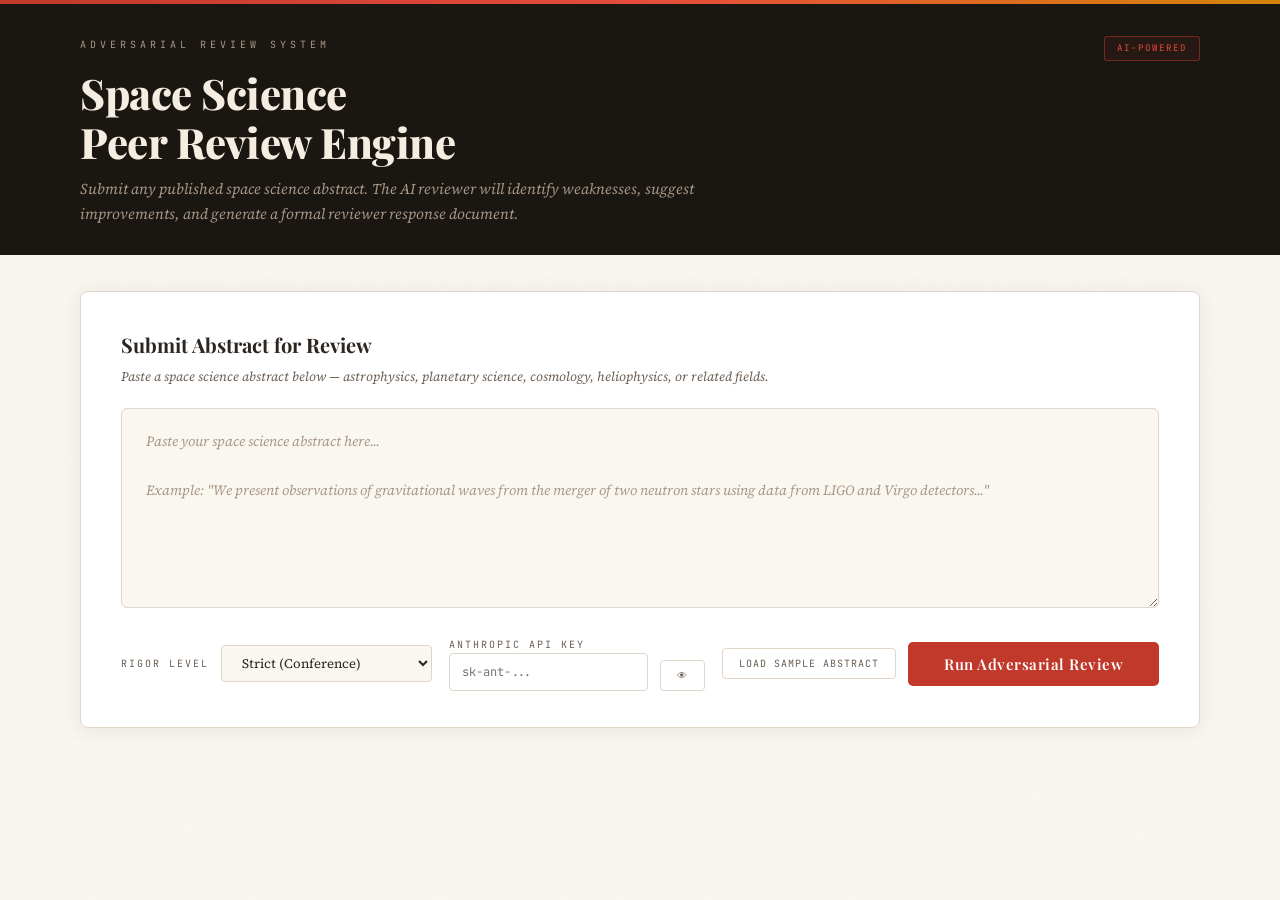
<file: adversarial-paper/index.html>
<!DOCTYPE html>
<html lang="en">
<head>
<meta charset="UTF-8">
<meta name="viewport" content="width=device-width, initial-scale=1.0">
<title>Adversarial Peer Review — Space Science</title>
<style>
  @import url('https://fonts.googleapis.com/css2?family=Playfair+Display:ital,wght@0,400;0,600;0,700;0,800;1,400;1,600&family=Source+Serif+4:ital,wght@0,300;0,400;0,500;0,600;1,300;1,400&family=JetBrains+Mono:wght@300;400;500&display=swap');

  :root {
    --bg: #faf6f0;
    --bg-warm: #f5ede2;
    --bg-card: #ffffff;
    --bg-dark: #1a1612;
    --ink: #2c2520;
    --ink-light: #6b5e52;
    --ink-faint: #a89888;
    --accent: #c0392b;
    --accent-warm: #e74c3c;
    --accent-blue: #2c6fbb;
    --accent-green: #27864e;
    --accent-amber: #d4850a;
    --border: #e0d5c8;
    --border-dark: #c4b5a4;
    --shadow: rgba(44,37,32,0.08);
    --shadow-lg: rgba(44,37,32,0.14);
    --severity-high: #c0392b;
    --severity-med: #d4850a;
    --severity-low: #2c6fbb;
  }

  * { margin: 0; padding: 0; box-sizing: border-box; }

  body {
    background: var(--bg);
    color: var(--ink);
    font-family: 'Source Serif 4', Georgia, serif;
    line-height: 1.7;
    min-height: 100vh;
  }

  /* Subtle paper texture */
  body::before {
    content: '';
    position: fixed; inset: 0;
    background-image: url("data:image/svg+xml,%3Csvg viewBox='0 0 256 256' xmlns='http://www.w3.org/2000/svg'%3E%3Cfilter id='n'%3E%3CfeTurbulence type='fractalNoise' baseFrequency='0.9' numOctaves='4' stitchTiles='stitch'/%3E%3C/filter%3E%3Crect width='100%25' height='100%25' filter='url(%23n)' opacity='0.03'/%3E%3C/svg%3E");
    pointer-events: none;
    z-index: 0;
  }

  /* ─── HEADER ─── */
  .masthead {
    position: relative; z-index: 10;
    background: var(--bg-dark);
    color: #f5ede2;
    padding: 0;
  }

  .masthead-inner {
    max-width: 1200px;
    margin: 0 auto;
    padding: 32px 40px 28px;
  }

  .masthead-rule {
    height: 4px;
    background: linear-gradient(90deg, var(--accent), var(--accent-warm), var(--accent-amber));
  }

  .masthead-top {
    display: flex;
    justify-content: space-between;
    align-items: flex-start;
    margin-bottom: 6px;
  }

  .journal-name {
    font-family: 'JetBrains Mono', monospace;
    font-size: 10px;
    letter-spacing: 4px;
    text-transform: uppercase;
    color: #a89888;
  }

  .masthead-badge {
    font-family: 'JetBrains Mono', monospace;
    font-size: 9px;
    letter-spacing: 2px;
    text-transform: uppercase;
    padding: 4px 12px;
    border: 1px solid rgba(192,57,43,0.5);
    border-radius: 3px;
    color: var(--accent-warm);
    background: rgba(192,57,43,0.08);
  }

  .masthead h1 {
    font-family: 'Playfair Display', serif;
    font-weight: 800;
    font-size: clamp(28px, 4vw, 42px);
    line-height: 1.15;
    margin: 8px 0 10px;
    letter-spacing: -0.5px;
  }

  .masthead-sub {
    font-family: 'Source Serif 4', serif;
    font-size: 15px;
    color: #a89888;
    font-style: italic;
    max-width: 640px;
  }

  /* ─── MAIN LAYOUT ─── */
  .main {
    position: relative; z-index: 10;
    max-width: 1200px;
    margin: 0 auto;
    padding: 36px 40px 60px;
  }

  /* ─── INPUT SECTION ─── */
  .input-section {
    background: var(--bg-card);
    border: 1px solid var(--border);
    border-radius: 8px;
    padding: 36px 40px;
    box-shadow: 0 2px 20px var(--shadow);
    margin-bottom: 36px;
  }

  .input-section h2 {
    font-family: 'Playfair Display', serif;
    font-weight: 700;
    font-size: 20px;
    margin-bottom: 4px;
    color: var(--ink);
  }

  .input-hint {
    font-size: 13px;
    color: var(--ink-light);
    margin-bottom: 20px;
    font-style: italic;
  }

  .abstract-textarea {
    width: 100%;
    min-height: 200px;
    padding: 20px 24px;
    border: 1px solid var(--border);
    border-radius: 6px;
    font-family: 'Source Serif 4', serif;
    font-size: 14px;
    line-height: 1.75;
    color: var(--ink);
    background: var(--bg);
    resize: vertical;
    transition: border-color 0.3s, box-shadow 0.3s;
  }

  .abstract-textarea:focus {
    outline: none;
    border-color: var(--accent-blue);
    box-shadow: 0 0 0 3px rgba(44,111,187,0.1);
  }

  .abstract-textarea::placeholder {
    color: var(--ink-faint);
    font-style: italic;
  }

  .controls {
    display: flex;
    align-items: center;
    justify-content: space-between;
    margin-top: 20px;
    gap: 16px;
    flex-wrap: wrap;
  }

  .control-group {
    display: flex;
    align-items: center;
    gap: 12px;
  }

  .control-label {
    font-family: 'JetBrains Mono', monospace;
    font-size: 10px;
    letter-spacing: 2px;
    text-transform: uppercase;
    color: var(--ink-light);
  }

  .rigor-select {
    padding: 8px 16px;
    border: 1px solid var(--border);
    border-radius: 4px;
    font-family: 'Source Serif 4', serif;
    font-size: 13px;
    color: var(--ink);
    background: var(--bg);
    cursor: pointer;
  }

  .rigor-select:focus { outline: none; border-color: var(--accent-blue); }

  .btn-review {
    padding: 12px 36px;
    background: var(--accent);
    color: #fff;
    border: none;
    border-radius: 5px;
    font-family: 'Playfair Display', serif;
    font-size: 15px;
    font-weight: 600;
    cursor: pointer;
    transition: all 0.3s;
    letter-spacing: 0.5px;
    position: relative;
    overflow: hidden;
  }

  .btn-review:hover:not(:disabled) {
    background: #a93226;
    transform: translateY(-1px);
    box-shadow: 0 4px 16px rgba(192,57,43,0.25);
  }

  .btn-review:disabled {
    opacity: 0.5;
    cursor: not-allowed;
  }

  .btn-review .spinner {
    display: inline-block;
    width: 16px; height: 16px;
    border: 2px solid rgba(255,255,255,0.3);
    border-top-color: #fff;
    border-radius: 50%;
    animation: spin 0.8s linear infinite;
    vertical-align: middle;
    margin-right: 8px;
  }

  @keyframes spin { to { transform: rotate(360deg); } }

  .sample-btn {
    padding: 8px 16px;
    background: transparent;
    border: 1px solid var(--border);
    border-radius: 4px;
    font-family: 'JetBrains Mono', monospace;
    font-size: 10px;
    letter-spacing: 1px;
    text-transform: uppercase;
    color: var(--ink-light);
    cursor: pointer;
    transition: all 0.2s;
  }

  .sample-btn:hover {
    border-color: var(--accent-blue);
    color: var(--accent-blue);
    background: rgba(44,111,187,0.04);
  }

  /* ─── PROGRESS ─── */
  .progress-bar {
    display: none;
    margin-top: 20px;
  }

  .progress-bar.active { display: block; }

  .progress-track {
    height: 3px;
    background: var(--border);
    border-radius: 2px;
    overflow: hidden;
  }

  .progress-fill {
    height: 100%;
    background: linear-gradient(90deg, var(--accent), var(--accent-amber));
    border-radius: 2px;
    width: 0%;
    transition: width 0.5s ease;
  }

  .progress-steps {
    display: flex;
    justify-content: space-between;
    margin-top: 10px;
    gap: 8px;
  }

  .progress-step {
    font-family: 'JetBrains Mono', monospace;
    font-size: 9px;
    letter-spacing: 1px;
    text-transform: uppercase;
    color: var(--ink-faint);
    transition: color 0.3s;
  }

  .progress-step.active { color: var(--accent); font-weight: 500; }
  .progress-step.done { color: var(--accent-green); }

  /* ─── RESULTS ─── */
  .results {
    display: none;
    animation: fadeUp 0.6s ease;
  }

  .results.visible { display: block; }

  @keyframes fadeUp {
    from { opacity: 0; transform: translateY(16px); }
    to { opacity: 1; transform: translateY(0); }
  }

  /* Verdict Banner */
  .verdict-banner {
    background: var(--bg-dark);
    color: #f5ede2;
    border-radius: 8px;
    padding: 32px 40px;
    margin-bottom: 28px;
    display: flex;
    align-items: center;
    justify-content: space-between;
    gap: 32px;
    flex-wrap: wrap;
  }

  .verdict-left h3 {
    font-family: 'JetBrains Mono', monospace;
    font-size: 9px;
    letter-spacing: 3px;
    text-transform: uppercase;
    color: #a89888;
    margin-bottom: 6px;
  }

  .verdict-decision {
    font-family: 'Playfair Display', serif;
    font-size: 28px;
    font-weight: 700;
    line-height: 1.2;
  }

  .verdict-decision.reject { color: var(--accent-warm); }
  .verdict-decision.major { color: var(--accent-amber); }
  .verdict-decision.minor { color: #e2b93d; }
  .verdict-decision.accept { color: var(--accent-green); }

  .verdict-summary {
    font-size: 14px;
    color: #a89888;
    margin-top: 8px;
    max-width: 500px;
    line-height: 1.6;
  }

  .verdict-scores {
    display: flex;
    gap: 24px;
    flex-shrink: 0;
  }

  .score-circle {
    text-align: center;
  }

  .score-ring {
    width: 72px; height: 72px;
    position: relative;
  }

  .score-ring svg { width: 72px; height: 72px; transform: rotate(-90deg); }
  .score-ring-bg { fill: none; stroke: rgba(255,255,255,0.1); stroke-width: 4; }
  .score-ring-fg {
    fill: none; stroke-width: 4; stroke-linecap: round;
    stroke-dasharray: 188.5; stroke-dashoffset: 188.5;
    transition: stroke-dashoffset 1s ease 0.3s;
  }

  .score-num {
    position: absolute; top: 50%; left: 50%;
    transform: translate(-50%,-50%);
    font-family: 'Playfair Display', serif;
    font-size: 20px; font-weight: 700;
    color: #f5ede2;
  }

  .score-label {
    font-family: 'JetBrains Mono', monospace;
    font-size: 8px;
    letter-spacing: 1.5px;
    text-transform: uppercase;
    color: #a89888;
    margin-top: 6px;
  }

  /* Weakness Cards */
  .section-title {
    font-family: 'Playfair Display', serif;
    font-size: 22px;
    font-weight: 700;
    margin: 32px 0 16px;
    padding-bottom: 10px;
    border-bottom: 2px solid var(--ink);
    display: flex;
    align-items: center;
    gap: 12px;
  }

  .section-count {
    font-family: 'JetBrains Mono', monospace;
    font-size: 11px;
    background: var(--accent);
    color: #fff;
    padding: 2px 10px;
    border-radius: 12px;
    letter-spacing: 1px;
  }

  .weakness-card {
    background: var(--bg-card);
    border: 1px solid var(--border);
    border-left: 4px solid var(--severity-med);
    border-radius: 6px;
    padding: 24px 28px;
    margin-bottom: 16px;
    box-shadow: 0 2px 12px var(--shadow);
    transition: box-shadow 0.3s;
  }

  .weakness-card:hover {
    box-shadow: 0 4px 24px var(--shadow-lg);
  }

  .weakness-card.high { border-left-color: var(--severity-high); }
  .weakness-card.medium { border-left-color: var(--severity-med); }
  .weakness-card.low { border-left-color: var(--severity-low); }

  .weakness-header {
    display: flex;
    align-items: center;
    justify-content: space-between;
    margin-bottom: 10px;
    gap: 12px;
    flex-wrap: wrap;
  }

  .weakness-title {
    font-family: 'Playfair Display', serif;
    font-size: 17px;
    font-weight: 600;
    flex: 1;
  }

  .severity-badge {
    font-family: 'JetBrains Mono', monospace;
    font-size: 9px;
    letter-spacing: 2px;
    text-transform: uppercase;
    padding: 3px 10px;
    border-radius: 3px;
    font-weight: 500;
    flex-shrink: 0;
  }

  .severity-badge.high { background: rgba(192,57,43,0.1); color: var(--severity-high); border: 1px solid rgba(192,57,43,0.2); }
  .severity-badge.medium { background: rgba(212,133,10,0.1); color: var(--severity-med); border: 1px solid rgba(212,133,10,0.2); }
  .severity-badge.low { background: rgba(44,111,187,0.1); color: var(--severity-low); border: 1px solid rgba(44,111,187,0.2); }

  .weakness-category {
    font-family: 'JetBrains Mono', monospace;
    font-size: 9px;
    letter-spacing: 1.5px;
    text-transform: uppercase;
    color: var(--ink-faint);
    margin-bottom: 8px;
  }

  .weakness-body {
    font-size: 14px;
    line-height: 1.75;
    color: var(--ink);
    margin-bottom: 14px;
  }

  .weakness-suggestion {
    background: rgba(39,134,78,0.05);
    border: 1px solid rgba(39,134,78,0.15);
    border-radius: 5px;
    padding: 14px 18px;
    font-size: 13px;
    line-height: 1.7;
    color: var(--accent-green);
  }

  .suggestion-label {
    font-family: 'JetBrains Mono', monospace;
    font-size: 9px;
    letter-spacing: 2px;
    text-transform: uppercase;
    color: var(--accent-green);
    margin-bottom: 4px;
    font-weight: 500;
  }

  /* Strengths */
  .strength-card {
    background: var(--bg-card);
    border: 1px solid var(--border);
    border-left: 4px solid var(--accent-green);
    border-radius: 6px;
    padding: 18px 24px;
    margin-bottom: 12px;
    font-size: 14px;
    line-height: 1.7;
  }

  .strength-title {
    font-family: 'Playfair Display', serif;
    font-weight: 600;
    font-size: 15px;
    margin-bottom: 4px;
    color: var(--accent-green);
  }

  /* Reviewer Response Document */
  .response-doc {
    background: var(--bg-card);
    border: 1px solid var(--border);
    border-radius: 8px;
    padding: 40px 48px;
    margin-top: 32px;
    box-shadow: 0 2px 20px var(--shadow);
    position: relative;
  }

  .response-doc::before {
    content: '';
    position: absolute;
    top: 0; left: 0; right: 0;
    height: 4px;
    background: linear-gradient(90deg, var(--accent), var(--accent-amber), var(--accent-blue));
    border-radius: 8px 8px 0 0;
  }

  .doc-header {
    text-align: center;
    padding-bottom: 24px;
    border-bottom: 2px double var(--border-dark);
    margin-bottom: 24px;
  }

  .doc-header h3 {
    font-family: 'Playfair Display', serif;
    font-size: 20px;
    font-weight: 700;
    margin-bottom: 4px;
  }

  .doc-header .doc-meta {
    font-family: 'JetBrains Mono', monospace;
    font-size: 10px;
    color: var(--ink-faint);
    letter-spacing: 1px;
  }

  .doc-section {
    margin-bottom: 22px;
  }

  .doc-section h4 {
    font-family: 'Playfair Display', serif;
    font-size: 16px;
    font-weight: 600;
    margin-bottom: 8px;
    color: var(--ink);
  }

  .doc-section p, .doc-section li {
    font-size: 13.5px;
    line-height: 1.8;
    color: var(--ink);
  }

  .doc-section ol, .doc-section ul {
    padding-left: 24px;
    margin-top: 6px;
  }

  .doc-section li { margin-bottom: 6px; }

  .doc-actions {
    display: flex;
    gap: 12px;
    margin-top: 28px;
    padding-top: 20px;
    border-top: 1px solid var(--border);
  }

  .btn-secondary {
    padding: 10px 24px;
    background: transparent;
    border: 1px solid var(--border-dark);
    border-radius: 4px;
    font-family: 'Source Serif 4', serif;
    font-size: 13px;
    color: var(--ink);
    cursor: pointer;
    transition: all 0.2s;
  }

  .btn-secondary:hover {
    border-color: var(--accent-blue);
    color: var(--accent-blue);
    background: rgba(44,111,187,0.04);
  }

  /* Error */
  .error-box {
    display: none;
    background: rgba(192,57,43,0.06);
    border: 1px solid rgba(192,57,43,0.2);
    border-radius: 6px;
    padding: 16px 20px;
    margin-top: 16px;
    font-size: 13px;
    color: var(--accent);
  }

  .error-box.visible { display: block; }

  /* Responsive */
  @media (max-width: 768px) {
    .masthead-inner, .main { padding-left: 20px; padding-right: 20px; }
    .input-section { padding: 24px; }
    .verdict-banner { padding: 24px; flex-direction: column; }
    .response-doc { padding: 24px; }
    .controls { flex-direction: column; align-items: stretch; }
    .verdict-scores { justify-content: center; }
  }
</style>
</head>
<body>

<!-- ─── MASTHEAD ─── -->
<header class="masthead">
  <div class="masthead-rule"></div>
  <div class="masthead-inner">
    <div class="masthead-top">
      <div class="journal-name">Adversarial Review System</div>
      <div class="masthead-badge">AI-Powered</div>
    </div>
    <h1>Space Science<br>Peer Review Engine</h1>
    <p class="masthead-sub">Submit any published space science abstract. The AI reviewer will identify weaknesses, suggest improvements, and generate a formal reviewer response document.</p>
  </div>
</header>

<!-- ─── MAIN ─── -->
<div class="main">

  <!-- INPUT -->
  <div class="input-section">
    <h2>Submit Abstract for Review</h2>
    <p class="input-hint">Paste a space science abstract below — astrophysics, planetary science, cosmology, heliophysics, or related fields.</p>

    <textarea class="abstract-textarea" id="abstractInput" placeholder="Paste your space science abstract here...&#10;&#10;Example: &quot;We present observations of gravitational waves from the merger of two neutron stars using data from LIGO and Virgo detectors...&quot;"></textarea>

    <div class="controls">
      <div class="control-group">
        <div class="control-label">Rigor Level</div>
        <select class="rigor-select" id="rigorSelect">
          <option value="standard">Standard Review</option>
          <option value="strict" selected>Strict (Conference)</option>
          <option value="adversarial">Adversarial (Top Journal)</option>
        </select>
      </div>
      <div class="control-group">
        <div style="flex: 1; display: flex; gap: 12px; align-items: flex-end;">
          <div style="flex: 1;">
            <div class="control-label">Anthropic API Key</div>
            <input type="password" id="apiKeyInput" placeholder="sk-ant-..." style="width: 100%; padding: 10px 12px; font-family: 'JetBrains Mono', monospace; font-size: 12px; border: 1px solid var(--border); border-radius: 4px; background: var(--bg-card); color: var(--ink);" />
          </div>
          <button class="sample-btn" style="white-space: nowrap;" onclick="toggleApiKeyDisplay()">👁</button>
        </div>
      </div>
      <div class="control-group">
        <button class="sample-btn" onclick="loadSample()">Load Sample Abstract</button>
        <button class="btn-review" id="reviewBtn" onclick="runReview()">Run Adversarial Review</button>
      </div>
    </div>

    <div class="progress-bar" id="progressBar">
      <div class="progress-track"><div class="progress-fill" id="progressFill"></div></div>
      <div class="progress-steps">
        <div class="progress-step" id="step1">Parsing Abstract</div>
        <div class="progress-step" id="step2">Finding Weaknesses</div>
        <div class="progress-step" id="step3">Scoring Quality</div>
        <div class="progress-step" id="step4">Drafting Response</div>
      </div>
    </div>

    <div class="error-box" id="errorBox"></div>
  </div>

  <!-- RESULTS -->
  <div class="results" id="results">

    <!-- Verdict -->
    <div class="verdict-banner" id="verdictBanner"></div>

    <!-- Strengths -->
    <div id="strengthsSection"></div>

    <!-- Weaknesses -->
    <div id="weaknessesSection"></div>

    <!-- Formal Reviewer Response Document -->
    <div id="responseDocSection"></div>

  </div>
</div>

<script>
// ─── API KEY MANAGEMENT ───
function loadApiKey() {
  const saved = localStorage.getItem('anthropic_api_key');
  if (saved) document.getElementById('apiKeyInput').value = saved;
}

function saveApiKey() {
  const key = document.getElementById('apiKeyInput').value.trim();
  if (key) localStorage.setItem('anthropic_api_key', key);
  return key;
}

function toggleApiKeyDisplay() {
  const input = document.getElementById('apiKeyInput');
  input.type = input.type === 'password' ? 'text' : 'password';
}

window.addEventListener('DOMContentLoaded', loadApiKey);

// ─── SAMPLE ABSTRACTS ───
const SAMPLES = [
  `We report the detection of phosphine (PH₃) in the atmosphere of Venus at 20 ppb abundance using James Clerk Maxwell Telescope and Atacama Large Millimeter Array observations. The presence of phosphine is unexplained by known photochemical or geochemical processes on Venus. On Earth, phosphine is associated with anaerobic biological processes. We explore whether phosphine could originate from unknown photochemistry, volcanic activity, lightning, or meteoritic input, and find that none of these abiotic mechanisms can account for the observed abundance. We suggest that phosphine may indicate the presence of life in the Venusian cloud deck, where temperatures and pressures are compatible with Earth-like biochemistry. Our detection has a statistical significance of approximately 5σ after accounting for spectral baseline uncertainties. These findings warrant further observational campaigns and in-situ atmospheric sampling missions.`,

  `Using data from the Transiting Exoplanet Survey Satellite (TESS) and ground-based radial velocity follow-up from HARPS, we confirm the discovery of a super-Earth orbiting within the habitable zone of the M-dwarf star TOI-700. The planet, TOI-700 d, has a radius of 1.19 ± 0.11 R⊕ and receives 86% of Earth's insolation. Our 3D climate simulations using the ROCKE-3D general circulation model suggest that the planet could maintain surface liquid water under a range of atmospheric compositions. We estimate a mass upper limit of 2.1 M⊕ from radial velocity data, yielding a bulk density consistent with a rocky composition. Future observations with JWST will be critical for atmospheric characterization and assessing habitability.`,

  `We present an analysis of the anomalous acceleration observed in the trajectories of Pioneer 10 and Pioneer 11 spacecraft. Using newly recovered telemetry data spanning 1980–2002 and an improved thermal radiation model, we demonstrate that anisotropic thermal emission from the spacecraft's radioisotope thermoelectric generators and instrument compartment can account for approximately 80% of the previously reported anomalous acceleration of (8.74 ± 1.33) × 10⁻¹⁰ m/s². The remaining residual is consistent with zero within our uncertainty bounds. We conclude that the Pioneer anomaly does not require new physics and is fully explained by conventional thermal recoil forces. Our finite-element thermal model has been validated against independent analyses and reproduces the time-dependent behavior of the anomaly.`
];

function loadSample() {
  const idx = Math.floor(Math.random() * SAMPLES.length);
  document.getElementById('abstractInput').value = SAMPLES[idx];
}

// ─── PROGRESS ANIMATION ───
function setProgress(pct, stepIdx) {
  document.getElementById('progressFill').style.width = pct + '%';
  for (let i = 1; i <= 4; i++) {
    const el = document.getElementById('step' + i);
    el.classList.remove('active', 'done');
    if (i < stepIdx) el.classList.add('done');
    else if (i === stepIdx) el.classList.add('active');
  }
}

// ─── MAIN REVIEW FUNCTION ───
async function runReview() {
  const apiKey = saveApiKey();
  if (!apiKey) {
    showError('Please enter your Anthropic API key. Get one at console.anthropic.com');
    return;
  }
  
  const abstract = document.getElementById('abstractInput').value.trim();
  if (!abstract) {
    showError('Please paste an abstract before running the review.');
    return;
  }
  if (abstract.length < 100) {
    showError('The abstract seems too short. Please paste a complete abstract (at least a few sentences).');
    return;
  }

  const btn = document.getElementById('reviewBtn');
  const bar = document.getElementById('progressBar');
  const results = document.getElementById('results');
  const rigor = document.getElementById('rigorSelect').value;

  btn.disabled = true;
  btn.innerHTML = '<span class="spinner"></span>Reviewing…';
  bar.classList.add('active');
  results.classList.remove('visible');
  hideError();

  try {
    // Step 1: Parse
    setProgress(10, 1);
    await delay(600);

    // Step 2: Find weaknesses
    setProgress(30, 2);

    const reviewData = await callReviewAPI(abstract, rigor, apiKey);

    // Step 3: Score
    setProgress(70, 3);
    await delay(400);

    // Step 4: Generate response doc
    setProgress(90, 4);
    await delay(300);

    // Render
    renderResults(reviewData);
    setProgress(100, 4);

    await delay(300);
    results.classList.add('visible');
    results.scrollIntoView({ behavior: 'smooth', block: 'start' });

  } catch (err) {
    showError('Review failed: ' + err.message + '. Please try again.');
  } finally {
    btn.disabled = false;
    btn.innerHTML = 'Run Adversarial Review';
    setTimeout(() => bar.classList.remove('active'), 800);
  }
}

// ─── CALL ANTHROPIC API ───
async function callReviewAPI(abstract, rigor, apiKey) {
  const rigorPrompt = {
    standard: 'You are a fair but thorough peer reviewer. Identify genuine issues but be balanced.',
    strict: 'You are a strict reviewer for a top conference like AGU or AAS. Be rigorous and demanding.',
    adversarial: 'You are an adversarial reviewer for Nature, Science, or ApJ. Be maximally critical. Find every possible flaw.'
  };

  const systemPrompt = `${rigorPrompt[rigor]}

You are reviewing a space science abstract. You must produce a structured adversarial peer review.

Respond ONLY with a valid JSON object (no markdown, no backticks, no preamble). The JSON must have this exact structure:

{
  "decision": "reject" | "major_revisions" | "minor_revisions" | "accept",
  "decision_rationale": "One sentence explaining the decision",
  "overall_score": <number 1-10>,
  "novelty_score": <number 1-10>,
  "rigor_score": <number 1-10>,
  "clarity_score": <number 1-10>,
  "strengths": [
    { "title": "...", "description": "..." }
  ],
  "weaknesses": [
    {
      "title": "Short title of the weakness",
      "severity": "high" | "medium" | "low",
      "category": "Methodology" | "Statistical Analysis" | "Claims vs Evidence" | "Missing Controls" | "Reproducibility" | "Scope" | "Novelty" | "Presentation",
      "description": "Detailed explanation of the weakness (2-4 sentences)",
      "suggestion": "Specific actionable suggestion to address this weakness"
    }
  ],
  "reviewer_response": {
    "summary_paragraph": "A formal 3-4 sentence summary assessment of the work",
    "detailed_comments": ["Comment 1 as full sentence", "Comment 2", "..."],
    "questions_for_authors": ["Question 1?", "Question 2?", "..."],
    "recommendation_paragraph": "A formal 2-3 sentence recommendation with conditions"
  }
}

Requirements:
- Include at least 4 weaknesses, ideally 5-6
- At least 1 must be "high" severity
- Include at least 2 strengths
- Scores should be integers from 1-10
- All text should be scholarly, specific, and reference the abstract content directly
- Questions should be probing and specific
- Be substantive, not generic`;

  const response = await fetch('https://api.anthropic.com/v1/messages', {
    method: 'POST',
    headers: { 
      'Content-Type': 'application/json',
      'x-api-key': apiKey,
      'anthropic-version': '2023-06-01'
    },
    body: JSON.stringify({
      model: 'claude-sonnet-4-20250514',
      max_tokens: 4000,
      system: systemPrompt,
      messages: [
        { role: 'user', content: `Please review the following space science abstract:\n\n${abstract}` }
      ]
    })
  });

  if (!response.ok) {
    const errText = await response.text();
    throw new Error(`API returned ${response.status}`);
  }

  const data = await response.json();
  const text = data.content.map(c => c.text || '').join('');
  const clean = text.replace(/```json|```/g, '').trim();

  try {
    return JSON.parse(clean);
  } catch (e) {
    // Try to extract JSON from the response
    const match = clean.match(/\{[\s\S]*\}/);
    if (match) return JSON.parse(match[0]);
    throw new Error('Could not parse AI response as JSON');
  }
}

// ─── RENDER RESULTS ───
function renderResults(data) {
  // Verdict banner
  const decisionLabels = {
    reject: 'Reject',
    major_revisions: 'Major Revisions Required',
    minor_revisions: 'Minor Revisions Required',
    accept: 'Accept'
  };
  const decisionClass = data.decision.includes('reject') ? 'reject' :
    data.decision.includes('major') ? 'major' :
    data.decision.includes('minor') ? 'minor' : 'accept';

  const scoreColor = (s) => s >= 7 ? '#27864e' : s >= 5 ? '#d4850a' : '#c0392b';

  document.getElementById('verdictBanner').innerHTML = `
    <div class="verdict-left">
      <h3>Editorial Decision</h3>
      <div class="verdict-decision ${decisionClass}">${decisionLabels[data.decision] || data.decision}</div>
      <p class="verdict-summary">${data.decision_rationale || ''}</p>
    </div>
    <div class="verdict-scores">
      ${renderScoreRing(data.overall_score, 'Overall', scoreColor(data.overall_score))}
      ${renderScoreRing(data.novelty_score, 'Novelty', scoreColor(data.novelty_score))}
      ${renderScoreRing(data.rigor_score, 'Rigor', scoreColor(data.rigor_score))}
      ${renderScoreRing(data.clarity_score, 'Clarity', scoreColor(data.clarity_score))}
    </div>
  `;

  // Animate score rings after a tick
  setTimeout(() => {
    document.querySelectorAll('.score-ring-fg').forEach(el => {
      const pct = parseFloat(el.dataset.pct);
      el.style.strokeDashoffset = 188.5 * (1 - pct / 10);
    });
  }, 100);

  // Strengths
  const ss = data.strengths || [];
  let strengthsHTML = '';
  if (ss.length) {
    strengthsHTML = `<div class="section-title">Identified Strengths <span class="section-count" style="background:var(--accent-green)">${ss.length}</span></div>`;
    ss.forEach(s => {
      strengthsHTML += `<div class="strength-card"><div class="strength-title">${esc(s.title)}</div><p>${esc(s.description)}</p></div>`;
    });
  }
  document.getElementById('strengthsSection').innerHTML = strengthsHTML;

  // Weaknesses
  const ws = data.weaknesses || [];
  let weakHTML = `<div class="section-title">Identified Weaknesses <span class="section-count">${ws.length}</span></div>`;
  ws.forEach(w => {
    const sev = w.severity || 'medium';
    weakHTML += `
      <div class="weakness-card ${sev}">
        <div class="weakness-category">${esc(w.category || 'General')}</div>
        <div class="weakness-header">
          <div class="weakness-title">${esc(w.title)}</div>
          <div class="severity-badge ${sev}">${sev} severity</div>
        </div>
        <div class="weakness-body">${esc(w.description)}</div>
        <div class="weakness-suggestion">
          <div class="suggestion-label">Suggested Improvement</div>
          ${esc(w.suggestion)}
        </div>
      </div>
    `;
  });
  document.getElementById('weaknessesSection').innerHTML = weakHTML;

  // Reviewer Response Document
  const rr = data.reviewer_response || {};
  const today = new Date().toLocaleDateString('en-US', { year:'numeric', month:'long', day:'numeric' });

  let docHTML = `
    <div class="section-title">Formal Reviewer Response</div>
    <div class="response-doc">
      <div class="doc-header">
        <h3>Confidential Reviewer Report</h3>
        <div class="doc-meta">Generated ${today} · Adversarial Review System</div>
      </div>

      <div class="doc-section">
        <h4>Summary Assessment</h4>
        <p>${esc(rr.summary_paragraph || '')}</p>
      </div>

      <div class="doc-section">
        <h4>Detailed Comments</h4>
        <ol>${(rr.detailed_comments || []).map(c => `<li>${esc(c)}</li>`).join('')}</ol>
      </div>

      <div class="doc-section">
        <h4>Questions for Authors</h4>
        <ol>${(rr.questions_for_authors || []).map(q => `<li>${esc(q)}</li>`).join('')}</ol>
      </div>

      <div class="doc-section">
        <h4>Recommendation</h4>
        <p>${esc(rr.recommendation_paragraph || '')}</p>
      </div>

      <div class="doc-actions">
        <button class="btn-secondary" onclick="copyDocument()">Copy as Text</button>
        <button class="btn-secondary" onclick="downloadDocument()">Download .txt</button>
      </div>
    </div>
  `;
  document.getElementById('responseDocSection').innerHTML = docHTML;
}

function renderScoreRing(score, label, color) {
  return `
    <div class="score-circle">
      <div class="score-ring">
        <svg viewBox="0 0 80 80">
          <circle class="score-ring-bg" cx="40" cy="40" r="30"/>
          <circle class="score-ring-fg" cx="40" cy="40" r="30" stroke="${color}" data-pct="${score}"/>
        </svg>
        <div class="score-num">${score}</div>
      </div>
      <div class="score-label">${label}</div>
    </div>
  `;
}

function esc(s) {
  const d = document.createElement('div');
  d.textContent = s || '';
  return d.innerHTML;
}

// ─── COPY / DOWNLOAD ───
function getDocText() {
  const doc = document.querySelector('.response-doc');
  if (!doc) return '';
  return doc.innerText;
}

function copyDocument() {
  navigator.clipboard.writeText(getDocText()).then(() => {
    const btn = event.target;
    btn.textContent = 'Copied!';
    setTimeout(() => btn.textContent = 'Copy as Text', 1500);
  });
}

function downloadDocument() {
  const blob = new Blob([getDocText()], { type: 'text/plain' });
  const a = document.createElement('a');
  a.href = URL.createObjectURL(blob);
  a.download = 'reviewer_response.txt';
  a.click();
  URL.revokeObjectURL(a.href);
}

// ─── UTILS ───
function delay(ms) { return new Promise(r => setTimeout(r, ms)); }

function showError(msg) {
  const el = document.getElementById('errorBox');
  el.textContent = msg;
  el.classList.add('visible');
}

function hideError() {
  document.getElementById('errorBox').classList.remove('visible');
}
</script>
</body>
</html>
</file>
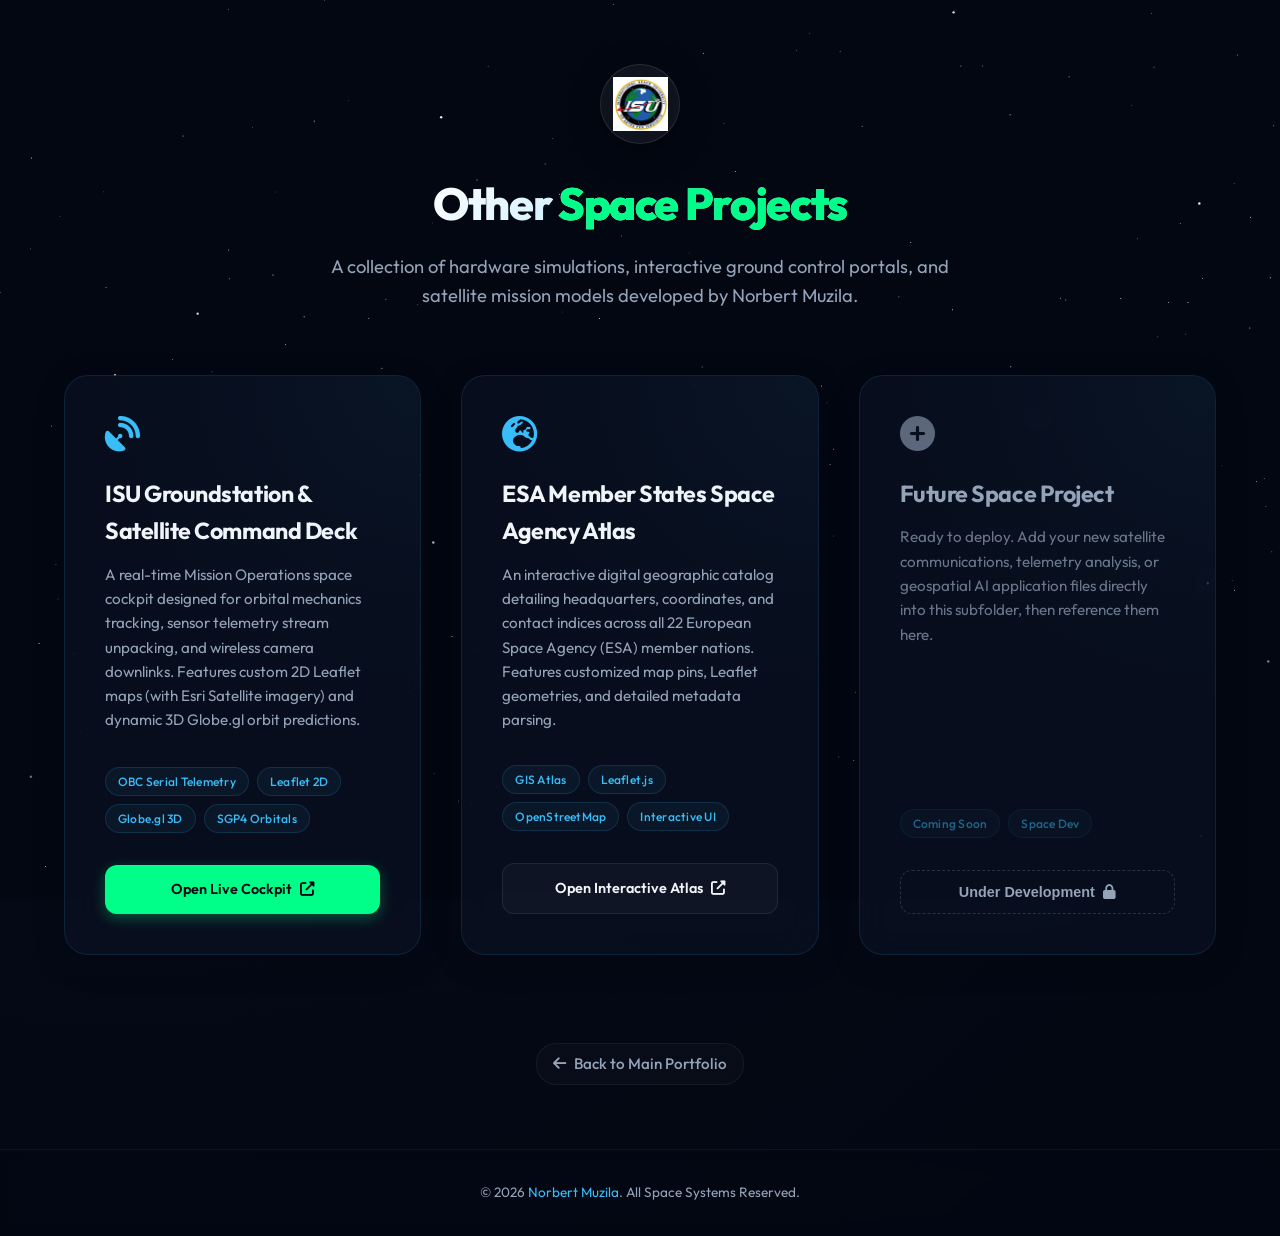
<file: roundtwo/index.html>
<!DOCTYPE html>
<html lang="en">
<head>
  <meta charset="UTF-8">
  <meta name="viewport" content="width=device-width, initial-scale=1.0">
  <title>ISU Projects Portal — Norbert Muzila</title>
  <meta name="description" content="Portfolio of space engineering, robotics, satellite operations, and geospatial applications by Norbert Muzila at the International Space University.">
  
  <!-- Premium Fonts and Icons -->
  <link rel="preconnect" href="https://fonts.googleapis.com">
  <link rel="preconnect" href="https://fonts.gstatic.com" crossorigin>
  <link href="https://fonts.googleapis.com/css2?family=Outfit:wght@300;400;500;600;700;800&family=JetBrains+Mono:wght@400;500&display=swap" rel="stylesheet">
  <link rel="stylesheet" href="https://cdnjs.cloudflare.com/ajax/libs/font-awesome/6.5.1/css/all.min.css">

  <style>
    /* =============================================================================
       1. CORE DESIGN SYSTEM & VARIABLES
       ============================================================================= */
    :root {
      --bg-dark: #030712;
      --bg-space: #070b19;
      --primary: #00ff88;
      --primary-glow: rgba(0, 255, 136, 0.15);
      --accent: #38bdf8;
      --card-bg: rgba(15, 23, 42, 0.45);
      --card-border: rgba(56, 189, 248, 0.12);
      --card-border-hover: rgba(0, 255, 136, 0.35);
      --text-main: #f1f5f9;
      --text-muted: #94a3b8;
    }

    * {
      box-sizing: border-box;
      margin: 0;
      padding: 0;
    }

    body {
      font-family: 'Outfit', sans-serif;
      background-color: var(--bg-dark);
      background-image: 
        radial-gradient(circle at 10% 20%, rgba(7, 11, 25, 0.9) 0%, rgba(3, 7, 18, 1) 90%),
        radial-gradient(circle at 80% 80%, rgba(56, 189, 248, 0.05) 0%, transparent 50%);
      color: var(--text-main);
      min-height: 100vh;
      overflow-x: hidden;
      display: flex;
      flex-direction: column;
      line-height: 1.6;
    }

    /* Twinkling Starfield Canvas Background */
    #starfield {
      position: fixed;
      top: 0;
      left: 0;
      width: 100vw;
      height: 100vh;
      z-index: -1;
      pointer-events: none;
    }

    .container {
      max-width: 1200px;
      margin: 0 auto;
      padding: 4rem 1.5rem;
      flex-grow: 1;
      display: flex;
      flex-direction: column;
      justify-content: center;
    }

    /* =============================================================================
       2. HEADER SECTION
       ============================================================================= */
    header {
      text-align: center;
      margin-bottom: 4rem;
      position: relative;
    }

    .logo-container {
      display: inline-flex;
      align-items: center;
      justify-content: center;
      width: 80px;
      height: 80px;
      border-radius: 50%;
      background: rgba(255, 255, 255, 0.05);
      border: 1px solid rgba(255, 255, 255, 0.1);
      margin-bottom: 1.5rem;
      backdrop-filter: blur(12px);
      box-shadow: 0 8px 32px 0 rgba(0, 0, 0, 0.37);
      transition: transform 0.5s cubic-bezier(0.175, 0.885, 0.32, 1.275);
    }

    .logo-container:hover {
      transform: rotate(360deg) scale(1.1);
      border-color: var(--primary);
      box-shadow: 0 0 20px var(--primary-glow);
    }

    .logo-container img {
      width: 70%;
      height: 70%;
      object-contain: fit;
    }

    h1 {
      font-size: 2.8rem;
      font-weight: 800;
      letter-spacing: -0.03em;
      margin-bottom: 0.75rem;
      background: linear-gradient(135deg, #ffffff 30%, #38bdf8 100%);
      -webkit-background-clip: text;
      -webkit-text-fill-color: transparent;
    }

    h1 span {
      color: var(--primary);
      -webkit-text-fill-color: initial;
    }

    header p {
      font-size: 1.15rem;
      color: var(--text-muted);
      max-width: 650px;
      margin: 0 auto;
      font-weight: 400;
    }

    /* =============================================================================
       3. PROJECTS GRID & GLASS CARDS
       ============================================================================= */
    .projects-grid {
      display: grid;
      grid-template-columns: repeat(auto-fit, minmax(350px, 1fr));
      gap: 2.5rem;
      margin-bottom: 4rem;
    }

    .project-card {
      background: var(--card-bg);
      backdrop-filter: blur(16px);
      -webkit-backdrop-filter: blur(16px);
      border: 1px solid var(--card-border);
      border-radius: 24px;
      padding: 2.5rem;
      display: flex;
      flex-direction: column;
      position: relative;
      overflow: hidden;
      transition: all 0.4s cubic-bezier(0.165, 0.84, 0.44, 1);
      box-shadow: 0 8px 32px 0 rgba(0, 0, 0, 0.2);
    }

    .project-card::before {
      content: '';
      position: absolute;
      top: 0;
      left: 0;
      width: 100%;
      height: 100%;
      background: radial-gradient(circle at top right, rgba(56, 189, 248, 0.04), transparent 50%);
      pointer-events: none;
      transition: opacity 0.4s ease;
    }

    .project-card:hover {
      transform: translateY(-8px);
      border-color: var(--card-border-hover);
      box-shadow: 
        0 12px 40px 0 rgba(0, 0, 0, 0.4),
        0 0 25px rgba(0, 255, 136, 0.08);
    }

    .card-icon {
      font-size: 2.2rem;
      color: var(--accent);
      margin-bottom: 1.5rem;
      display: flex;
      align-items: center;
      transition: transform 0.3s ease;
    }

    .project-card:hover .card-icon {
      transform: scale(1.1);
      color: var(--primary);
    }

    .project-card img.card-logo {
      height: 48px;
      width: auto;
      object-fit: contain;
      margin-bottom: 1.5rem;
      align-self: flex-start;
      border-radius: 6px;
    }

    h2 {
      font-size: 1.45rem;
      font-weight: 700;
      margin-bottom: 0.85rem;
      color: var(--text-main);
      letter-spacing: -0.02em;
    }

    .project-desc {
      font-size: 0.95rem;
      color: var(--text-muted);
      margin-bottom: 2rem;
      flex-grow: 1;
      line-height: 1.6;
    }

    /* Tags */
    .tags {
      display: flex;
      flex-wrap: wrap;
      gap: 0.5rem;
      margin-bottom: 2rem;
    }

    .tag {
      background: rgba(56, 189, 248, 0.06);
      border: 1px solid rgba(56, 189, 248, 0.15);
      color: var(--accent);
      font-size: 0.75rem;
      font-weight: 500;
      padding: 0.25rem 0.75rem;
      border-radius: 20px;
      letter-spacing: 0.02em;
      transition: all 0.3s ease;
    }

    .project-card:hover .tag {
      background: rgba(0, 255, 136, 0.05);
      border-color: rgba(0, 255, 136, 0.2);
      color: var(--primary);
    }

    /* Buttons */
    .btn {
      display: inline-flex;
      align-items: center;
      justify-content: center;
      gap: 0.5rem;
      padding: 0.8rem 1.6rem;
      font-size: 0.9rem;
      font-weight: 600;
      border-radius: 12px;
      text-decoration: none;
      transition: all 0.3s ease;
      cursor: pointer;
      width: 100%;
      text-align: center;
    }

    .btn-primary {
      background: var(--primary);
      color: #030712;
      box-shadow: 0 4px 14px 0 rgba(0, 255, 136, 0.3);
    }

    .btn-primary:hover {
      background: #00dd75;
      transform: scale(1.02);
      box-shadow: 0 6px 20px 0 rgba(0, 255, 136, 0.45);
    }

    .btn-secondary {
      background: rgba(255, 255, 255, 0.03);
      border: 1px solid rgba(255, 255, 255, 0.08);
      color: var(--text-main);
    }

    .btn-secondary:hover {
      background: rgba(255, 255, 255, 0.08);
      border-color: rgba(255, 255, 255, 0.15);
    }

    .btn-placeholder {
      background: transparent;
      border: 1px dashed rgba(255, 255, 255, 0.15);
      color: var(--text-muted);
      cursor: not-allowed;
    }

    /* Back Link */
    .back-home {
      display: inline-flex;
      align-items: center;
      gap: 0.5rem;
      color: var(--text-muted);
      text-decoration: none;
      align-self: center;
      font-size: 0.95rem;
      font-weight: 500;
      margin-top: 1.5rem;
      transition: color 0.3s ease;
      padding: 0.5rem 1rem;
      border-radius: 20px;
      background: rgba(255, 255, 255, 0.02);
      border: 1px solid rgba(255, 255, 255, 0.05);
    }

    .back-home:hover {
      color: var(--primary);
      border-color: var(--primary-glow);
    }

    /* =============================================================================
       4. FOOTER
       ============================================================================= */
    footer {
      border-top: 1px solid rgba(255, 255, 255, 0.05);
      padding: 2rem;
      text-align: center;
      font-size: 0.85rem;
      color: var(--text-muted);
      background: rgba(3, 7, 18, 0.5);
      backdrop-filter: blur(8px);
    }

    footer a {
      color: var(--accent);
      text-decoration: none;
      transition: color 0.3s ease;
    }

    footer a:hover {
      color: var(--primary);
    }

    @media (max-width: 768px) {
      .projects-grid {
        grid-template-columns: 1fr;
      }
      h1 {
        font-size: 2.2rem;
      }
    }
  </style>
</head>
<body>

  <!-- Starfield Twinkling Background -->
  <canvas id="starfield"></canvas>

  <main class="container">
    
    <!-- Top Header -->
    <header>
      <div class="logo-container">
        <img src="../isu-projects-logo.png" alt="Circular ISU Logo">
      </div>
      <h1>Other <span>Space Projects</span></h1>
      <p>A collection of hardware simulations, interactive ground control portals, and satellite mission models developed by Norbert Muzila.</p>
    </header>

    <!-- Interactive Project Portal Grid -->
    <section class="projects-grid" aria-label="Interactive projects collection">
      
      <!-- Card 1: Ground Station Web Interface -->
      <article class="project-card">
        <div class="card-icon"><i class="fas fa-satellite-dish"></i></div>
        <h2>ISU Groundstation &amp; Satellite Command Deck</h2>
        <p class="project-desc">
          A real-time Mission Operations space cockpit designed for orbital mechanics tracking, sensor telemetry stream unpacking, and wireless camera downlinks. Features custom 2D Leaflet maps (with Esri Satellite imagery) and dynamic 3D Globe.gl orbit predictions.
        </p>
        <div class="tags">
          <span class="tag">OBC Serial Telemetry</span>
          <span class="tag">Leaflet 2D</span>
          <span class="tag">Globe.gl 3D</span>
          <span class="tag">SGP4 Orbitals</span>
        </div>
        <a href="https://norbertmuzila.github.io/ground_station_iss_isugs/" target="_blank" class="btn btn-primary">Open Live Cockpit <i class="fas fa-external-link-alt"></i></a>
      </article>

      <!-- Card 2: ESA Member States Atlas -->
      <article class="project-card">
        <div class="card-icon"><i class="fas fa-globe-europe"></i></div>
        <h2>ESA Member States Space Agency Atlas</h2>
        <p class="project-desc">
          An interactive digital geographic catalog detailing headquarters, coordinates, and contact indices across all 22 European Space Agency (ESA) member nations. Features customized map pins, Leaflet geometries, and detailed metadata parsing.
        </p>
        <div class="tags">
          <span class="tag">GIS Atlas</span>
          <span class="tag">Leaflet.js</span>
          <span class="tag">OpenStreetMap</span>
          <span class="tag">Interactive UI</span>
        </div>
        <a href="esa-atlas/index.html" class="btn btn-secondary">Open Interactive Atlas <i class="fas fa-external-link-alt"></i></a>
      </article>

      <!-- Card 3: Placeholder for Future Projects -->
      <article class="project-card">
        <div class="card-icon" style="color: var(--text-muted); opacity: 0.6;"><i class="fas fa-plus-circle"></i></div>
        <h2 style="color: var(--text-muted);">Future Space Project</h2>
        <p class="project-desc" style="color: var(--text-muted); opacity: 0.7;">
          Ready to deploy. Add your new satellite communications, telemetry analysis, or geospatial AI application files directly into this subfolder, then reference them here.
        </p>
        <div class="tags" style="opacity: 0.5;">
          <span class="tag">Coming Soon</span>
          <span class="tag">Space Dev</span>
        </div>
        <button class="btn btn-placeholder" disabled>Under Development <i class="fas fa-lock"></i></button>
      </article>

    </section>

    <!-- Navigation link back to main CV page -->
    <a href="https://norbertmuzila.github.io/" class="back-home"><i class="fas fa-arrow-left"></i> Back to Main Portfolio</a>

  </main>

  <!-- Twinkling Starfield Animation Script -->
  <script>
    (function initStarfield() {
      const canvas = document.getElementById('starfield');
      if (!canvas) return;
      
      const resizeCanvas = () => {
        canvas.width = window.innerWidth;
        canvas.height = window.innerHeight;
        drawStars();
      };

      const drawStars = () => {
        const ctx = canvas.getContext('2d');
        ctx.fillStyle = '#030712';
        ctx.fillRect(0, 0, canvas.width, canvas.height);
        
        // Draw 200 twinkling celestial points
        for (let i = 0; i < 200; i++) {
          const x = Math.random() * canvas.width;
          const y = Math.random() * canvas.height;
          const r = Math.random() < 0.1 ? 1.2 : 0.5;
          const a = (0.25 + Math.random() * 0.75).toFixed(2);
          ctx.beginPath();
          ctx.arc(x, y, r, 0, Math.PI * 2);
          ctx.fillStyle = `rgba(255, 255, 255, ${a})`;
          ctx.fill();
        }
      };

      window.addEventListener('resize', resizeCanvas);
      resizeCanvas();
    }());
  </script>

  <footer>
    <p>&copy; <span id="year"></span> <a href="https://norbertmuzila.github.io/">Norbert Muzila</a>. All Space Systems Reserved.</p>
    <script>document.getElementById('year').textContent = new Date().getFullYear();</script>
  </footer>

</body>
</html>
</file>
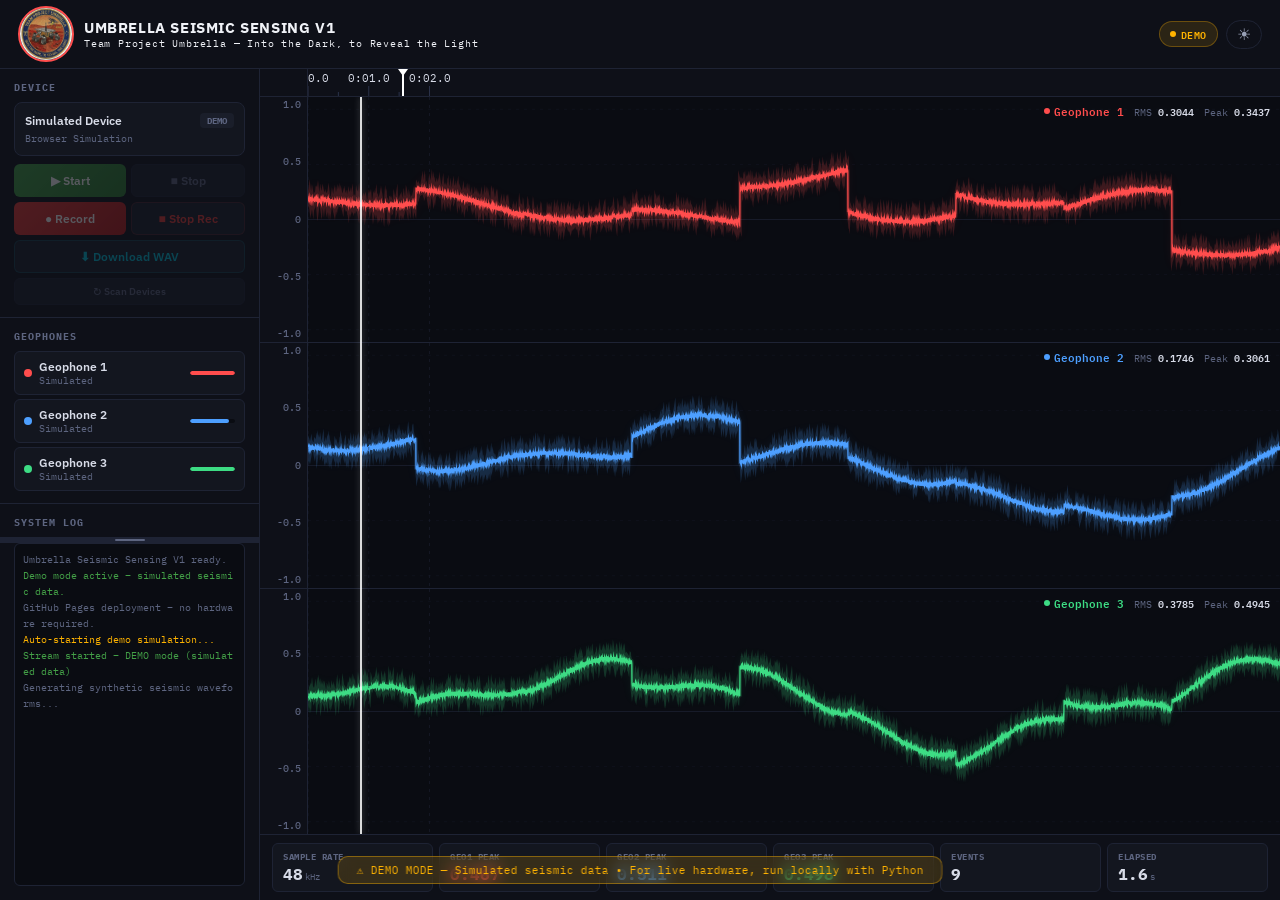
<file: umbrella-seismic-sensing-model/index.html>
<!DOCTYPE html>
<html lang="en">
<head>
<meta charset="UTF-8">
<meta name="viewport" content="width=device-width, initial-scale=1.0">
<title>Umbrella Seismic Sensing V1 – Live Demo</title>
<meta name="description" content="Umbrella Seismic Sensing V1 – Real-time seismic monitoring dashboard demo by Team Project Umbrella. Simulated 3-channel geophone waveform visualization.">
<link href="https://fonts.googleapis.com/css2?family=IBM+Plex+Mono:wght@400;500;600;700&family=IBM+Plex+Sans:wght@400;500;600;700&display=swap" rel="stylesheet">
<style>
:root{
--bg0:#0a0c12;--bg1:#0e1018;--bg2:#13161f;--bg3:#1a1e2a;--bg4:#212635;
--bdr:#1e2334;--bdr2:#2a3148;
--t:#99a1b7;--td:#5d6580;--tb:#d8dce8;--tw:#f0f2f7;
--geo1:#ff4d4d;--geo2:#4d9fff;--geo3:#3ddc84;
--red:#e53935;--amber:#ffb300;--green:#43a047;--cyan:#00bcd4;
}
body.light{
--bg0:#f3f4f8;--bg1:#ebedf3;--bg2:#e2e4ec;--bg3:#d5d8e3;--bg4:#c8ccd9;
--bdr:#c0c4d2;--bdr2:#b0b5c6;
--t:#3a3f54;--td:#6b7190;--tb:#1a1e2a;--tw:#0e1018;
--geo1:#d32f2f;--geo2:#1565c0;--geo3:#2e7d32;
--red:#c62828;--amber:#f57f17;--green:#2e7d32;--cyan:#00838f;
}
*{margin:0;padding:0;box-sizing:border-box}
body{background:var(--bg0);color:var(--t);font-family:'IBM Plex Sans',sans-serif;height:100vh;overflow:hidden;display:flex;flex-direction:column;transition:background .3s,color .3s}

.topbar{display:flex;align-items:center;justify-content:space-between;padding:6px 18px;background:var(--bg1);border-bottom:1px solid var(--bdr);flex-shrink:0;z-index:10}
.topbar-left{display:flex;align-items:center;gap:10px}
.top-logo{width:56px;height:56px;border-radius:50%;border:2px solid var(--geo1);object-fit:cover}
.topbar-title h1{font-size:15px;font-weight:700;color:var(--tw);letter-spacing:.04em}
.topbar-title .sub{font-family:'IBM Plex Mono',monospace;font-size:10px;color:var(--tw);letter-spacing:.08em}
.topbar-right{display:flex;align-items:center;gap:8px}

.theme-btn{background:none;border:1px solid var(--bdr);border-radius:20px;padding:4px 10px;cursor:pointer;color:var(--t);font-size:16px;display:flex;align-items:center;gap:4px;transition:.2s}
.theme-btn:hover{border-color:var(--amber);color:var(--amber)}

.badge{display:inline-flex;align-items:center;gap:5px;padding:3px 10px;border-radius:16px;font-size:10px;font-weight:600;font-family:'IBM Plex Mono',monospace;text-transform:uppercase;letter-spacing:.06em}
.badge.idle{background:var(--bg3);color:var(--td);border:1px solid var(--bdr)}
.badge.live{background:rgba(67,160,71,.12);color:var(--green);border:1px solid rgba(67,160,71,.3)}
.badge.demo{background:rgba(255,179,0,.12);color:var(--amber);border:1px solid rgba(255,179,0,.3)}
.sdot{width:6px;height:6px;border-radius:50%;background:currentColor}
.badge.live .sdot{animation:blink 1.2s ease-in-out infinite}
@keyframes blink{0%,100%{opacity:1}50%{opacity:.3}}
.rec-ind{display:none;align-items:center;gap:5px;padding:3px 10px;border-radius:16px;font-size:10px;font-weight:700;font-family:'IBM Plex Mono',monospace;background:rgba(229,57,53,.12);color:var(--red);border:1px solid rgba(229,57,53,.3)}
.rec-ind.on{display:inline-flex}
.rdot{width:8px;height:8px;border-radius:50%;background:var(--red);animation:rpulse 1s ease-in-out infinite}
@keyframes rpulse{0%,100%{opacity:1}50%{opacity:.3}}

.layout{display:flex;flex:1;overflow:hidden}

/* SIDEBAR */
.sidebar{width:260px;min-width:260px;background:var(--bg1);border-right:1px solid var(--bdr);display:flex;flex-direction:column}
.sb-sec{padding:12px 14px;border-bottom:1px solid var(--bdr)}
.sb-lbl{font-size:10px;font-weight:700;text-transform:uppercase;letter-spacing:.1em;color:var(--td);margin-bottom:8px;font-family:'IBM Plex Mono',monospace}

.dev-card{background:var(--bg2);border:1px solid var(--bdr);border-radius:8px;padding:10px;margin-bottom:8px}
.dev-hdr{display:flex;align-items:center;justify-content:space-between;margin-bottom:4px}
.dev-name{font-size:12px;font-weight:600;color:var(--tb)}
.dev-det{font-size:10px;color:var(--td);font-family:'IBM Plex Mono',monospace}
.chip{display:inline-flex;padding:2px 7px;border-radius:4px;font-size:9px;font-weight:700;font-family:'IBM Plex Mono',monospace}
.chip.ok{background:rgba(67,160,71,.15);color:var(--green)}
.chip.scan{background:rgba(77,159,255,.15);color:var(--geo2)}
.chip.no{background:var(--bg3);color:var(--td)}

.brow{display:flex;gap:5px;margin-bottom:5px}
.btn{flex:1;padding:8px 0;border:none;border-radius:6px;font-family:'IBM Plex Sans',sans-serif;font-size:12px;font-weight:600;cursor:pointer;transition:.15s;display:flex;align-items:center;justify-content:center;gap:4px}
.btn:disabled{opacity:.3;cursor:not-allowed}
.btn-go{background:linear-gradient(135deg,#43a047,#2e7d32);color:#fff}
.btn-go:hover:not(:disabled){box-shadow:0 3px 12px rgba(67,160,71,.4)}
.btn-stp{background:var(--bg3);color:var(--td);border:1px solid var(--bdr)}
.btn-rec{background:linear-gradient(135deg,#e53935,#b71c1c);color:#fff}
.btn-rec:hover:not(:disabled){box-shadow:0 3px 12px rgba(229,57,53,.4)}
.btn-rstp{background:var(--bg3);color:var(--red);border:1px solid rgba(229,57,53,.2)}
.btn-dl{background:var(--bg3);color:var(--cyan);border:1px solid rgba(0,188,212,.2);width:100%;margin-bottom:5px}
.btn-dl:hover:not(:disabled){background:rgba(0,188,212,.08)}
.btn-scan{width:100%;padding:6px;background:var(--bg3);color:var(--td);border:1px solid var(--bdr);font-size:10px}

.ch-list{display:flex;flex-direction:column;gap:4px}
.ch-row{display:flex;align-items:center;gap:7px;padding:7px 9px;background:var(--bg2);border:1px solid var(--bdr);border-radius:6px}
.chdot{width:8px;height:8px;border-radius:50%;flex-shrink:0}
.chdot.r{background:var(--geo1)}.chdot.b{background:var(--geo2)}.chdot.g{background:var(--geo3)}
.chi{flex:1}.chl{font-size:12px;font-weight:600;color:var(--tb)}.chs{font-size:10px;color:var(--td);font-family:'IBM Plex Mono',monospace}
.mwrap{width:45px;height:4px;background:var(--bg0);border-radius:2px;overflow:hidden}
.mbar{height:100%;border-radius:2px;transition:width .08s linear;width:0}
.mbar.r{background:var(--geo1)}.mbar.b{background:var(--geo2)}.mbar.g{background:var(--geo3)}

/* SYSTEM LOG */
.log-section{display:flex;flex-direction:column;flex:1;min-height:60px;overflow:hidden}
.log-drag{height:6px;background:var(--bdr);cursor:ns-resize;flex-shrink:0;display:flex;align-items:center;justify-content:center}
.log-drag::after{content:'';width:30px;height:2px;background:var(--td);border-radius:1px}
.log-drag:hover{background:var(--bdr2)}
.term{flex:1;background:var(--bg0);border:1px solid var(--bdr);border-radius:6px;padding:8px;overflow-y:auto;font-family:'IBM Plex Mono',monospace;font-size:10px;line-height:1.6;margin:0 14px 14px}
.term::-webkit-scrollbar{width:3px}.term::-webkit-scrollbar-thumb{background:var(--bdr2);border-radius:3px}
.ll{white-space:pre-wrap;word-break:break-all}
.ll.info{color:var(--td)}.ll.success{color:var(--green)}.ll.warn{color:var(--amber)}.ll.error{color:var(--red)}

/* MAIN */
.main{flex:1;display:flex;flex-direction:column;overflow:hidden}

/* RULER */
.ruler-row{display:flex;flex-shrink:0;height:28px;background:var(--bg1);border-bottom:1px solid var(--bdr)}
.ruler-ypad{width:48px;flex-shrink:0;background:var(--bg1);border-right:1px solid var(--bdr)}
.ruler-wrap{flex:1;position:relative;overflow:hidden}
.ruler-wrap canvas{position:absolute;top:0;left:0;width:100%;height:100%}

/* WAVEFORMS */
.waves{flex:1;display:flex;flex-direction:column;overflow:hidden;min-height:0;position:relative}
.wp{flex:1;display:flex;flex-direction:column;border-bottom:1px solid var(--bdr);min-height:0;position:relative}
.wp:last-child{border-bottom:none}
.wlbl{position:absolute;top:4px;right:10px;z-index:2;display:flex;align-items:center;gap:10px;font-size:10px;font-family:'IBM Plex Mono',monospace}
.wln{font-weight:600;font-size:11px;display:flex;align-items:center;gap:4px}
.wdot{width:6px;height:6px;border-radius:50%;display:inline-block}
.wst{color:var(--td)}.wst b{color:var(--tb);font-weight:600}
.wbody{flex:1;display:flex;min-height:0}
.yax{width:48px;flex-shrink:0;display:flex;flex-direction:column;justify-content:space-between;padding:3px 6px 3px 0;font-family:'IBM Plex Mono',monospace;font-size:10px;font-weight:500;color:var(--td);text-align:right;background:var(--bg1);border-right:1px solid var(--bdr)}
.yax span{line-height:1}
.wcw{flex:1;position:relative;min-height:0}
.wcw canvas{position:absolute;top:0;left:0;width:100%;height:100%}

/* PLAYHEAD */
.playhead-line{position:absolute;top:0;bottom:0;width:2px;z-index:5;pointer-events:none;transition:left .06s linear}
body:not(.light) .playhead-line{background:rgba(255,255,255,.85);box-shadow:0 0 6px rgba(255,255,255,.3)}
body.light .playhead-line{background:rgba(0,0,0,.7);box-shadow:0 0 6px rgba(0,0,0,.15)}

/* STATS */
.sbar{display:flex;gap:6px;flex-shrink:0;padding:8px 12px;background:var(--bg1);border-top:1px solid var(--bdr)}
.sc{flex:1;background:var(--bg2);border:1px solid var(--bdr);border-radius:6px;padding:7px 10px}
.scl{font-size:9px;font-weight:700;text-transform:uppercase;letter-spacing:.06em;color:var(--td);margin-bottom:2px;font-family:'IBM Plex Mono',monospace}
.scv{font-size:16px;font-weight:700;font-family:'IBM Plex Mono',monospace;color:var(--tb)}
.scv.r{color:var(--geo1)}.scv.b{color:var(--geo2)}.scv.g{color:var(--geo3)}
.scu{font-size:9px;font-weight:400;color:var(--td);margin-left:2px}

/* DEMO BANNER */
.demo-banner{position:fixed;bottom:16px;left:50%;transform:translateX(-50%);z-index:100;background:rgba(255,179,0,.15);border:1px solid rgba(255,179,0,.4);border-radius:10px;padding:6px 18px;font-family:'IBM Plex Mono',monospace;font-size:11px;color:var(--amber);backdrop-filter:blur(8px);pointer-events:none;animation:fadeInUp .6s ease}
@keyframes fadeInUp{from{opacity:0;transform:translateX(-50%) translateY(20px)}to{opacity:1;transform:translateX(-50%) translateY(0)}}
</style>
</head>
<body>
<div class="topbar">
<div class="topbar-left">
<img class="top-logo" id="toplogo" src="[data-uri]" alt="Logo">
<div class="topbar-title"><h1>UMBRELLA SEISMIC SENSING V1</h1><div class="sub">Team Project Umbrella &mdash; Into the Dark, to Reveal the Light</div></div>
</div>
<div class="topbar-right">
<div class="rec-ind" id="rec-ind"><span class="rdot"></span>REC <span id="rec-timer">00:00</span></div>
<div class="badge demo" id="gbadge"><span class="sdot"></span><span id="stxt">DEMO</span></div>
<button class="theme-btn" id="themeBtn" onclick="toggleTheme()" title="Toggle light/dark">&#9728;</button>
</div>
</div>

<div class="layout">
<div class="sidebar">
<div class="sb-sec">
<div class="sb-lbl">Device</div>
<div class="dev-card"><div class="dev-hdr"><span class="dev-name" id="dname">Simulated Device</span><span class="chip no" id="dchip">DEMO</span></div><div class="dev-det" id="ddet">Browser Simulation</div></div>
<div class="brow"><button class="btn btn-go" id="bstart" disabled>&#9654; Start</button><button class="btn btn-stp" id="bstop" disabled>&#9632; Stop</button></div>
<div class="brow"><button class="btn btn-rec" id="brec" disabled>&#9679; Record</button><button class="btn btn-rstp" id="brstp" disabled>&#9632; Stop Rec</button></div>
<button class="btn btn-dl" id="bdl" disabled>&#11015; Download WAV</button>
<button class="btn btn-scan" disabled>&#8635; Scan Devices</button>
</div>
<div class="sb-sec">
<div class="sb-lbl">Geophones</div>
<div class="ch-list">
<div class="ch-row"><div class="chdot r"></div><div class="chi"><div class="chl">Geophone 1</div><div class="chs" id="cs1">Simulated</div></div><div class="mwrap"><div class="mbar r" id="m1"></div></div></div>
<div class="ch-row"><div class="chdot b"></div><div class="chi"><div class="chl">Geophone 2</div><div class="chs" id="cs2">Simulated</div></div><div class="mwrap"><div class="mbar b" id="m2"></div></div></div>
<div class="ch-row"><div class="chdot g"></div><div class="chi"><div class="chl">Geophone 3</div><div class="chs" id="cs3">Simulated</div></div><div class="mwrap"><div class="mbar g" id="m3"></div></div></div>
</div>
</div>
<div class="log-section">
<div class="sb-lbl" style="padding:12px 14px 0">System Log</div>
<div class="log-drag" id="logDrag"></div>
<div class="term" id="term"><div class="ll info">Umbrella Seismic Sensing V1 ready.</div><div class="ll success">Demo mode active – simulated seismic data.</div><div class="ll info">GitHub Pages deployment – no hardware required.</div></div>
</div>
</div>

<div class="main">
<div class="ruler-row"><div class="ruler-ypad"></div><div class="ruler-wrap"><canvas id="rcanvas"></canvas></div></div>
<div class="waves" id="wavesArea">
<div class="playhead-line" id="playhead" style="left:100%"></div>
<div class="wp">
<div class="wlbl"><span class="wln" style="color:var(--geo1)"><span class="wdot" style="background:var(--geo1)"></span> Geophone 1</span><span class="wst">RMS <b id="r1">0.0000</b></span><span class="wst">Peak <b id="p1">0.0000</b></span></div>
<div class="wbody"><div class="yax"><span>1.0</span><span>0.5</span><span>0</span><span>-0.5</span><span>-1.0</span></div><div class="wcw"><canvas id="c1"></canvas></div></div>
</div>
<div class="wp">
<div class="wlbl"><span class="wln" style="color:var(--geo2)"><span class="wdot" style="background:var(--geo2)"></span> Geophone 2</span><span class="wst">RMS <b id="r2">0.0000</b></span><span class="wst">Peak <b id="p2">0.0000</b></span></div>
<div class="wbody"><div class="yax"><span>1.0</span><span>0.5</span><span>0</span><span>-0.5</span><span>-1.0</span></div><div class="wcw"><canvas id="c2"></canvas></div></div>
</div>
<div class="wp">
<div class="wlbl"><span class="wln" style="color:var(--geo3)"><span class="wdot" style="background:var(--geo3)"></span> Geophone 3</span><span class="wst">RMS <b id="r3">0.0000</b></span><span class="wst">Peak <b id="p3">0.0000</b></span></div>
<div class="wbody"><div class="yax"><span>1.0</span><span>0.5</span><span>0</span><span>-0.5</span><span>-1.0</span></div><div class="wcw"><canvas id="c3"></canvas></div></div>
</div>
</div>
<div class="sbar">
<div class="sc"><div class="scl">Sample Rate</div><div class="scv">48<span class="scu">kHz</span></div></div>
<div class="sc"><div class="scl">Geo1 Peak</div><div class="scv r" id="sm1">0.00</div></div>
<div class="sc"><div class="scl">Geo2 Peak</div><div class="scv b" id="sm2">0.00</div></div>
<div class="sc"><div class="scl">Geo3 Peak</div><div class="scv g" id="sm3">0.00</div></div>
<div class="sc"><div class="scl">Events</div><div class="scv" id="sevt">0</div></div>
<div class="sc"><div class="scl">Elapsed</div><div class="scv" id="srec">0.0<span class="scu">s</span></div></div>
</div>
</div>
</div>

<div class="demo-banner">&#9888; DEMO MODE &mdash; Simulated seismic data &bull; For live hardware, run locally with Python</div>

<script>
// ===== THEME =====
let isDark=true;
function toggleTheme(){isDark=!isDark;document.body.classList.toggle('light',!isDark);document.getElementById('themeBtn').innerHTML=isDark?'&#9728;':'&#9790;'}

// ===== LOG DRAG =====
(function(){const d=document.getElementById('logDrag'),tm=document.getElementById('term');let drag=false,startY,startH;
d.addEventListener('mousedown',e=>{drag=true;startY=e.clientY;startH=tm.getBoundingClientRect().height;e.preventDefault()});
document.addEventListener('mousemove',e=>{if(!drag)return;const dy=startY-e.clientY;tm.style.height=Math.max(40,startH+dy)+'px'});
document.addEventListener('mouseup',()=>{drag=false})})();

function al(m,l='info'){const e=document.createElement('div');e.className='ll '+l;e.textContent=m;const T=document.getElementById('term');T.appendChild(e);T.scrollTop=T.scrollHeight;while(T.children.length>300)T.removeChild(T.firstChild)}

// ===== CANVAS SETUP =====
const CV=[1,2,3].map(i=>({c:document.getElementById('c'+i),x:document.getElementById('c'+i).getContext('2d')}));
let BF=[[],[],[]];
const VIS=16,DSR=12000,MBF=VIS*DSR,THR=.35;
const COLS=[{m:'#ff4d4d',g:'rgba(255,77,77,.18)',s:'rgba(255,77,77,.3)'},{m:'#4d9fff',g:'rgba(77,159,255,.18)',s:'rgba(77,159,255,.3)'},{m:'#3ddc84',g:'rgba(61,220,132,.18)',s:'rgba(61,220,132,.3)'}];
const rc=document.getElementById('rcanvas'),rx=rc.getContext('2d');
const ph=document.getElementById('playhead');
let maxP=[0,0,0],evtC=0,sT0=null;

function onRz(){CV.forEach(v=>{const r=v.c.parentElement.getBoundingClientRect();v.c.width=r.width;v.c.height=r.height});const rr=rc.parentElement.getBoundingClientRect();rc.width=rr.width;rc.height=rr.height}
window.addEventListener('resize',onRz);setTimeout(onRz,60);

// ===== RULER =====
function dR(){const w=rc.width,h=rc.height;rx.clearRect(0,0,w,h);
const bg=getComputedStyle(document.body).getPropertyValue('--bg1').trim();
rx.fillStyle=bg;rx.fillRect(0,0,w,h);
if(!sT0){rx.fillStyle=getComputedStyle(document.body).getPropertyValue('--td').trim();rx.font='11px "IBM Plex Mono",monospace';rx.textAlign='center';rx.fillText('Waiting for stream...',w/2,h/2+4);return}
const el=(Date.now()-sT0)/1000,s0=Math.max(0,el-VIS),pps=w/VIS,ft=Math.ceil(s0);
const tc=getComputedStyle(document.body).getPropertyValue('--tb').trim();
const lc=getComputedStyle(document.body).getPropertyValue('--bdr2').trim();
rx.strokeStyle=lc;rx.lineWidth=1;
rx.font='11px "IBM Plex Mono",monospace';rx.textAlign='center';rx.fillStyle=tc;
for(let t=ft;t<=el+1;t++){const x=(t-s0)*pps;if(x<-30||x>w+30)continue;
rx.beginPath();rx.moveTo(x,h-10);rx.lineTo(x,h);rx.stroke();
const xh=x-pps*.5;if(xh>0&&xh<w){rx.beginPath();rx.moveTo(xh,h-4);rx.lineTo(xh,h);rx.stroke()}
const ts=t,hr=Math.floor(ts/3600),mn=Math.floor((ts%3600)/60),sc=ts%60;
rx.fillText(hr>0?hr+':'+String(mn).padStart(2,'0')+':'+String(sc).padStart(2,'0')+'.0':mn+':'+String(sc).padStart(2,'0')+'.0',x,13)}
const px=Math.min((el-s0)*pps,w);
const phc=isDark?'#ffffff':'#000000';
rx.strokeStyle=phc;rx.lineWidth=2;rx.beginPath();rx.moveTo(px,0);rx.lineTo(px,h);rx.stroke();
rx.fillStyle=phc;rx.beginPath();rx.moveTo(px-5,0);rx.lineTo(px+5,0);rx.lineTo(px,7);rx.closePath();rx.fill();
return px/w*100}

// ===== WAVEFORM DRAW =====
function dW(ctx,cvs,buf,ci){ctx.clearRect(0,0,cvs.width,cvs.height);
const cy=cvs.height/2;
const gridC=getComputedStyle(document.body).getPropertyValue('--bdr').trim();
ctx.strokeStyle=gridC;
[1,.5,0,-.5,-1].forEach(v=>{const y=cy-(v*cy*.9);ctx.beginPath();ctx.lineWidth=v===0?.7:.3;ctx.setLineDash(v===0?[]:[3,5]);ctx.moveTo(0,y);ctx.lineTo(cvs.width,y);ctx.stroke();ctx.setLineDash([])});
if(buf.length<2)return;
const len=buf.length,st=cvs.width/len,col=COLS[ci];
ctx.beginPath();ctx.strokeStyle=col.g;ctx.lineWidth=4;ctx.shadowColor=col.s;ctx.shadowBlur=10;
for(let i=0;i<len;i++){const x=i*st,y=cy-buf[i]*cy*.9;i===0?ctx.moveTo(x,y):ctx.lineTo(x,y)}ctx.stroke();ctx.shadowBlur=0;
ctx.beginPath();ctx.strokeStyle=col.m;ctx.lineWidth=1.3;
for(let i=0;i<len;i++){const x=i*st,y=cy-buf[i]*cy*.9;i===0?ctx.moveTo(x,y):ctx.lineTo(x,y)}ctx.stroke();
if(sT0){const el=(Date.now()-sT0)/1000,s0=Math.max(0,el-VIS),pps=cvs.width/VIS,ft=Math.ceil(s0);
ctx.strokeStyle=gridC;ctx.lineWidth=.5;ctx.setLineDash([3,5]);
for(let t=ft;t<=el+1;t++){const x=(t-s0)*pps;if(x>=0&&x<=cvs.width){ctx.beginPath();ctx.moveTo(x,0);ctx.lineTo(x,cvs.height);ctx.stroke()}}ctx.setLineDash([])}}

// ===== SIMULATED DATA GENERATOR =====
const RATE=48000,CHUNK=2400,SEND_INTERVAL=50;
let simRunning=false,simTimer=null;

function genChunk(){
const out=[[],[],[]];
const t=sT0?(Date.now()-sT0)/1000:0;
for(let s=0;s<CHUNK;s++){
const st=t+s/RATE;
for(let ch=0;ch<3;ch++){
// Mix of seismic-like frequencies
const f1=2.5+ch*1.3, f2=8+ch*2.7, f3=0.4+ch*0.2;
let v=0;
v+=Math.sin(2*Math.PI*f1*st)*0.15*(1+0.5*Math.sin(2*Math.PI*0.1*st));
v+=Math.sin(2*Math.PI*f2*st)*0.08*(1+0.3*Math.sin(2*Math.PI*0.07*st));
v+=Math.sin(2*Math.PI*f3*st)*0.25;
// Occasional seismic "events"
const evt=Math.sin(2*Math.PI*0.03*(st+ch))*0.5;
if(evt>0.45)v+=evt*Math.sin(2*Math.PI*(12+ch*3)*st)*0.6;
// Noise
v+=(Math.random()-0.5)*0.04;
out[ch].push(Math.max(-1,Math.min(1,v)));
}}
return out;
}

function downsample(arr,factor){
const out=[];
for(let i=0;i<arr.length;i+=factor)out.push(arr[i]);
return out;
}

function processChunk(){
const data=genChunk();
for(let i=0;i<3;i++){
const ch=data[i];
const ds=downsample(ch,4);
BF[i].push(...ds);
if(BF[i].length>MBF)BF[i]=BF[i].slice(-MBF);
let sumSq=0,pk=0;
for(let j=0;j<ch.length;j++){const av=Math.abs(ch[j]);sumSq+=ch[j]*ch[j];if(av>pk)pk=av}
const rms=Math.sqrt(sumSq/ch.length);
const k=i+1;
document.getElementById('r'+k).textContent=rms.toFixed(4);
document.getElementById('p'+k).textContent=pk.toFixed(4);
document.getElementById('m'+k).style.width=Math.min(rms*500,100)+'%';
if(pk>maxP[i]){maxP[i]=pk;document.getElementById('sm'+k).textContent=pk.toFixed(3)}
if(pk>THR){evtC++;document.getElementById('sevt').textContent=evtC}
}
if(sT0){const el=(Date.now()-sT0)/1000;document.getElementById('srec').innerHTML=el.toFixed(1)+'<span class="scu">s</span>'}
}

// ===== RENDER LOOP =====
function render(){
for(let i=0;i<3;i++)dW(CV[i].x,CV[i].c,BF[i],i);
const pct=dR();
if(pct!==undefined)ph.style.left=pct+'%';
requestAnimationFrame(render)}
render();

// ===== AUTO-START DEMO =====
function startDemo(){
if(simRunning)return;
simRunning=true;
sT0=Date.now();
al('Stream started – DEMO mode (simulated data)','success');
al('Generating synthetic seismic waveforms...','info');
simTimer=setInterval(processChunk,SEND_INTERVAL);
}

// Auto-start after a brief delay
setTimeout(()=>{
al('Auto-starting demo simulation...','warn');
startDemo();
},800);
</script>
</body>
</html>
</file>
